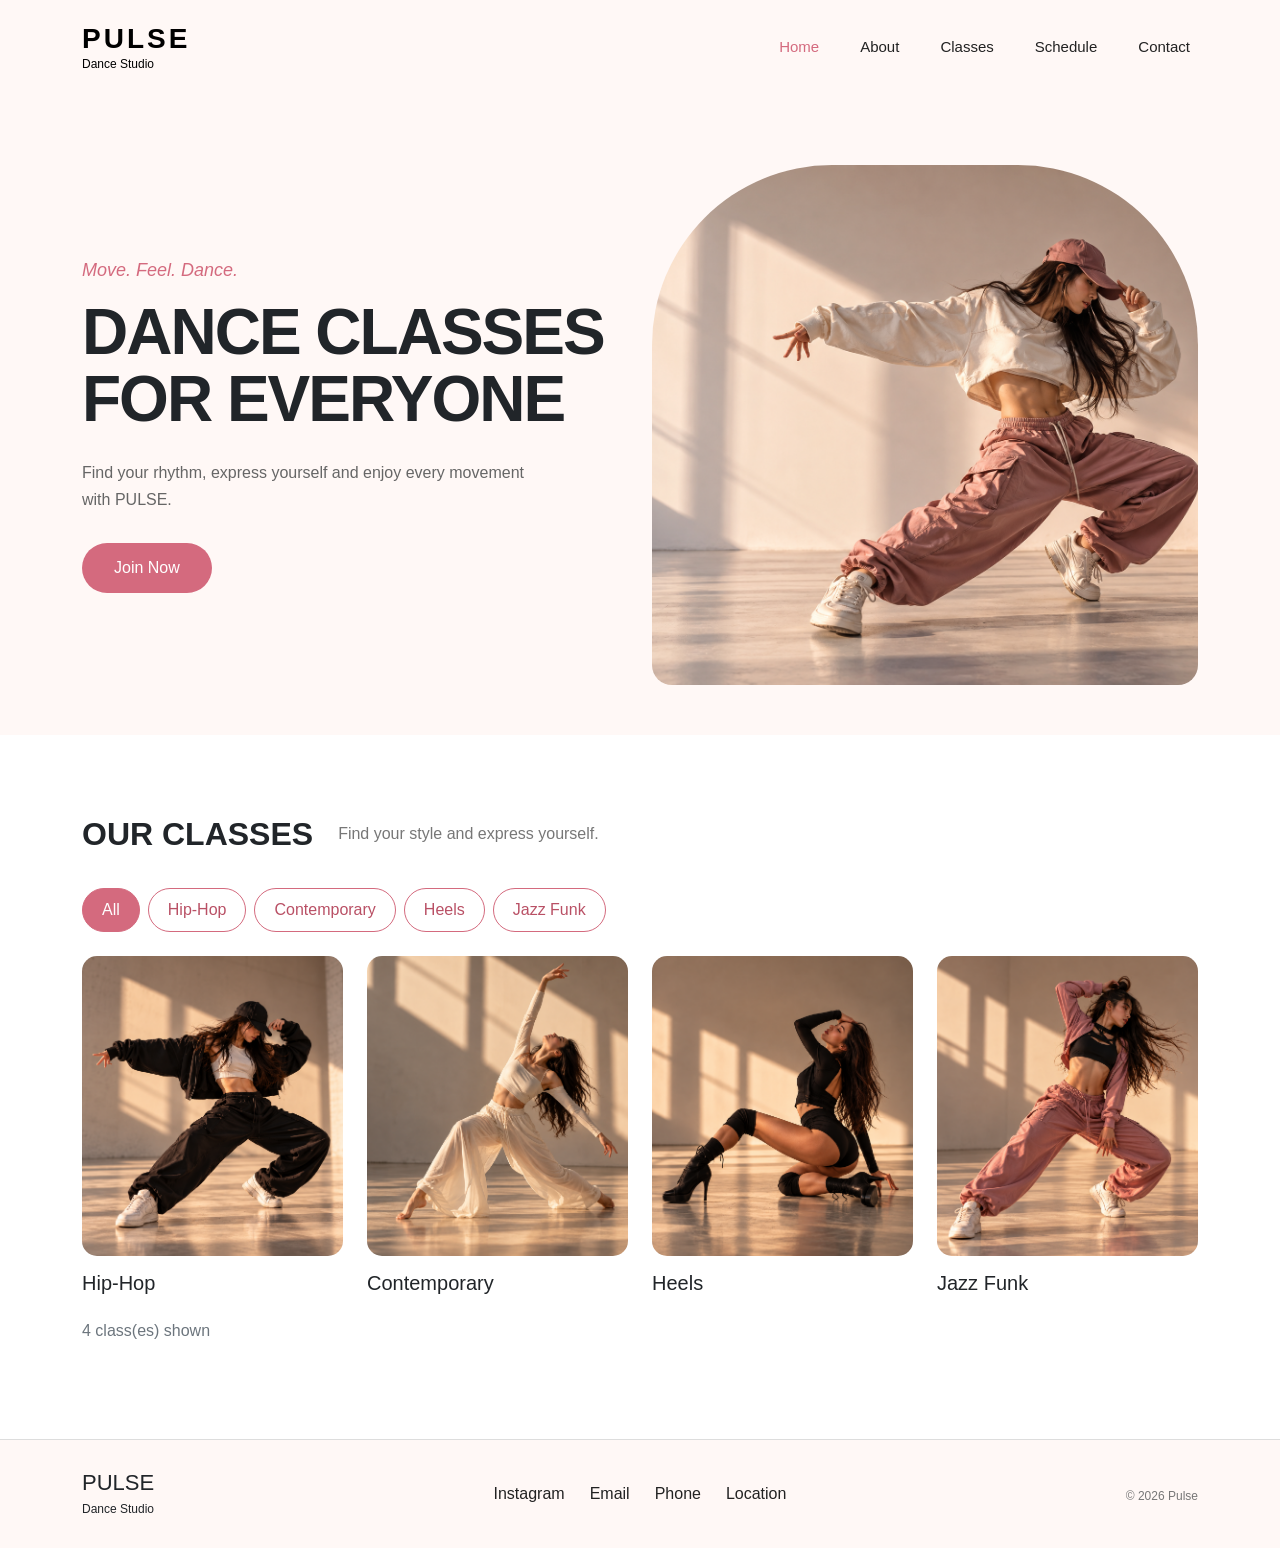
<file: index.html>
<!DOCTYPE html>
<html lang="en">

<head>
    <meta charset="UTF-8">
    <meta name="viewport" content="width=device-width, initial-scale=1.0">
    <title>Pulse Dance Studio</title>

    <link href="https://cdn.jsdelivr.net/npm/bootstrap@5.3.8/dist/css/bootstrap.min.css" rel="stylesheet">
    <link rel="stylesheet" href="home.css?v=2">
</head>

<body>

    <header>
        <nav class="navbar navbar-expand-lg">
            <div class="container">

                <a class="navbar-brand" href="index.html">
                    <span class="logo">PULSE</span>
                    <span class="logo-text">Dance Studio</span>
                </a>

                <button class="navbar-toggler"
                        type="button"
                        data-bs-toggle="collapse"
                        data-bs-target="#navbarMenu">
                    <span class="navbar-toggler-icon"></span>
                </button>

                <div class="collapse navbar-collapse" id="navbarMenu">
                    <ul class="navbar-nav ms-auto">

                        <li class="nav-item">
                            <a class="nav-link active" href="index.html">Home</a>
                        </li>

                        <li class="nav-item">
                            <a class="nav-link" href="about.html">About</a>
                        </li>

                        <li class="nav-item">
                            <a class="nav-link" href="classes.html">Classes</a>
                        </li>

                        <li class="nav-item">
                            <a class="nav-link" href="schedule.html">Schedule</a>
                        </li>

                        <li class="nav-item">
                            <a class="nav-link" href="contact.html">Contact</a>
                        </li>

                    </ul>
                </div>

            </div>
        </nav>
    </header>


    <main>

        <section class="hero">
            <div class="container">
                <div class="row align-items-center">

                    <div class="col-lg-6 hero-text">

                        <p class="hero-subtitle">
                            Move. Feel. Dance.
                        </p>

                        <h1>
                            DANCE CLASSES<br>
                            FOR EVERYONE
                        </h1>

                        <p class="hero-description">
                            Find your rhythm, express yourself and enjoy
                            every movement with PULSE.
                        </p>

                        <a href="classes.html" class="hero-btn">
                            Join Now
                        </a>

                    </div>


                    <div class="col-lg-6 hero-image">

                        <img src="images/hero.png"
                             alt="Dancer">

                    </div>

                </div>
            </div>
        </section>


        <section class="classes-section">
            <div class="container">

                <div class="classes-heading">

                    <h2>OUR CLASSES</h2>

                    <p>
                        Find your style and express yourself.
                    </p>

                </div>


                <div class="mb-4 d-flex gap-2 flex-wrap" aria-label="Class filters">
                    <button class="pulse-filter active" data-filter="All" type="button">All</button>
                    <button class="pulse-filter" data-filter="Hip-Hop" type="button">Hip-Hop</button>
                    <button class="pulse-filter" data-filter="Contemporary" type="button">Contemporary</button>
                    <button class="pulse-filter" data-filter="Heels" type="button">Heels</button>
                    <button class="pulse-filter" data-filter="Jazz Funk" type="button">Jazz Funk</button>
                </div>
                <div id="homeClassGrid" class="row g-4"></div>
                <p id="homeClassCount" class="mt-3 text-secondary" aria-live="polite"></p>

            </div>
        </section>

    </main>


    <footer class="footer">
        <div class="container">

            <div class="footer-content">

                <div>

                    <h3>PULSE</h3>

                    <p>Dance Studio</p>

                </div>


                <div class="footer-links">

                    <a href="#">
                        Instagram
                    </a>

                    <a href="mailto:pulse@gmail.com">
                        Email
                    </a>

                    <a href="#">
                        Phone
                    </a>

                    <a href="contact.html">
                        Location
                    </a>

                </div>


                <p class="copyright">
                    © 2026 Pulse
                </p>

            </div>

        </div>
    </footer>


    <script src="https://cdn.jsdelivr.net/npm/bootstrap@5.3.8/dist/js/bootstrap.bundle.min.js"></script>
    <script src="dance-model.js"></script>
    <script src="home.js"></script>
</body>

</html>
</file>
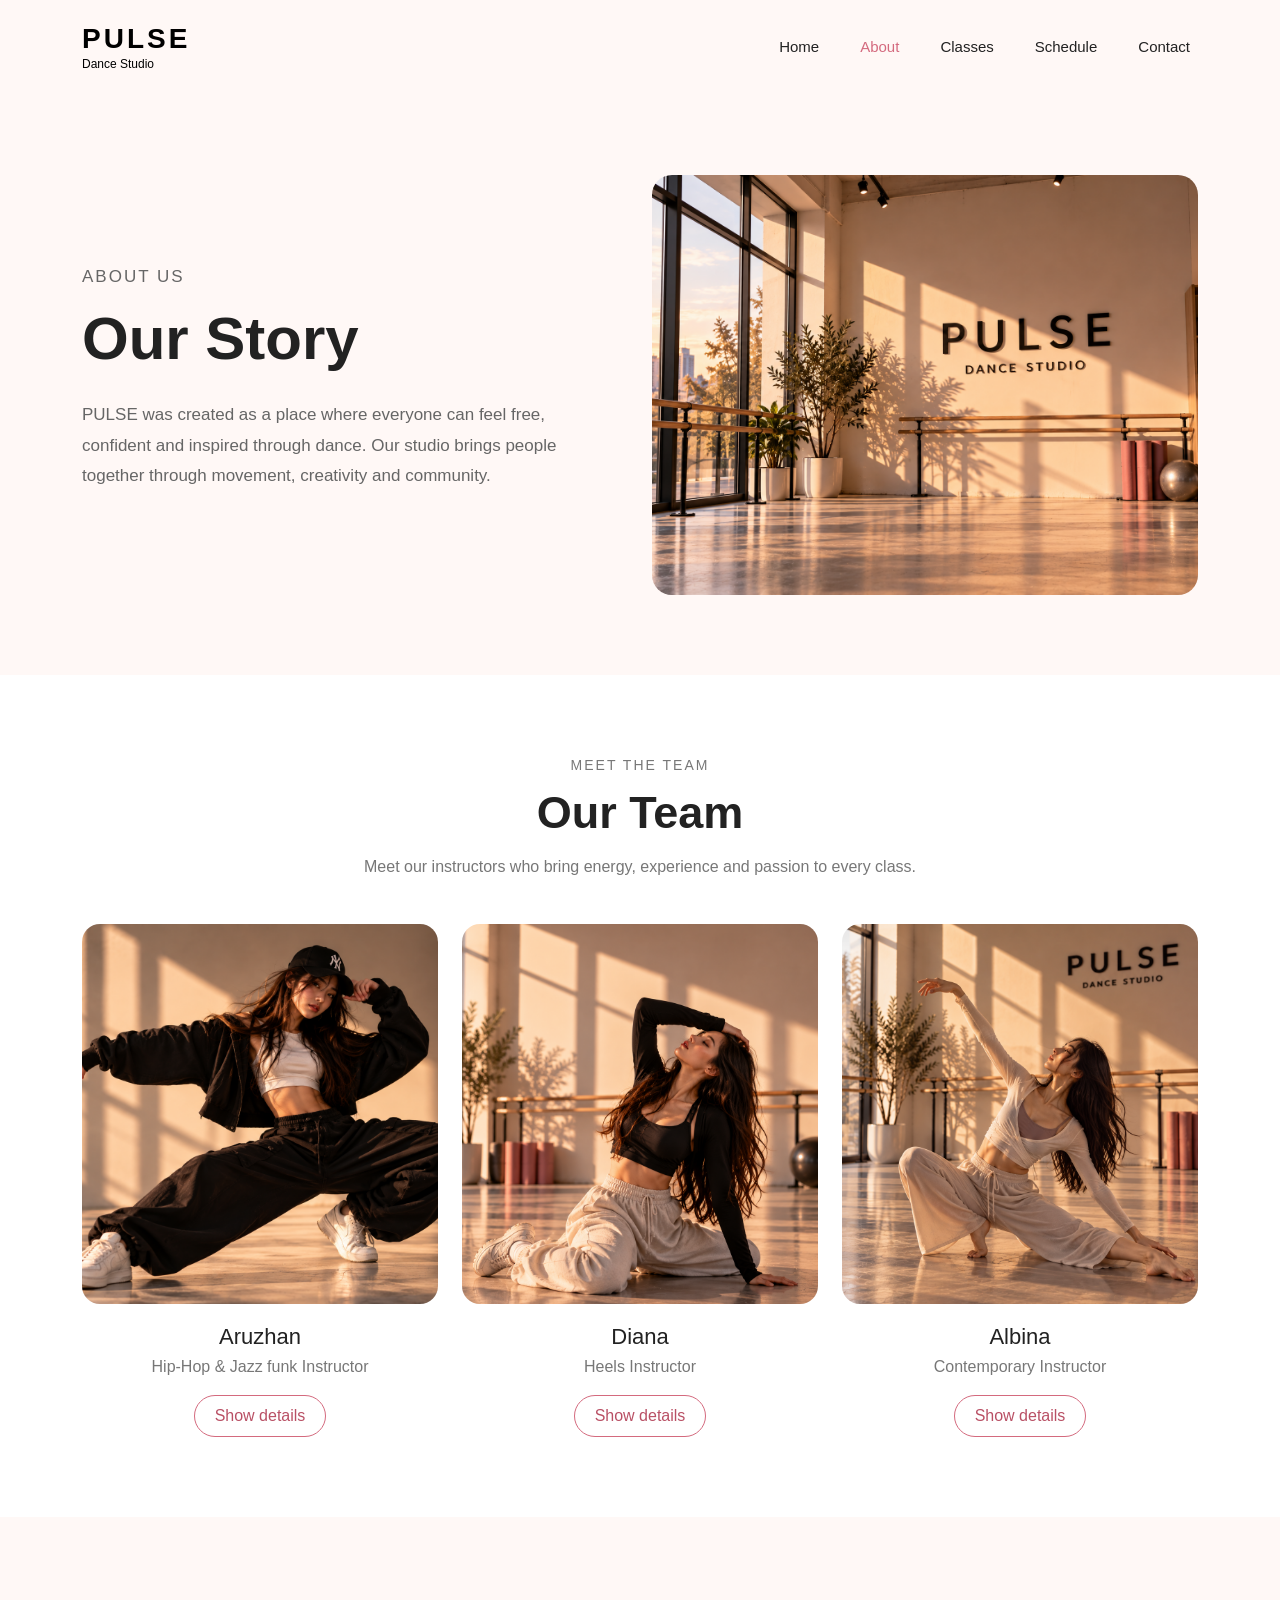
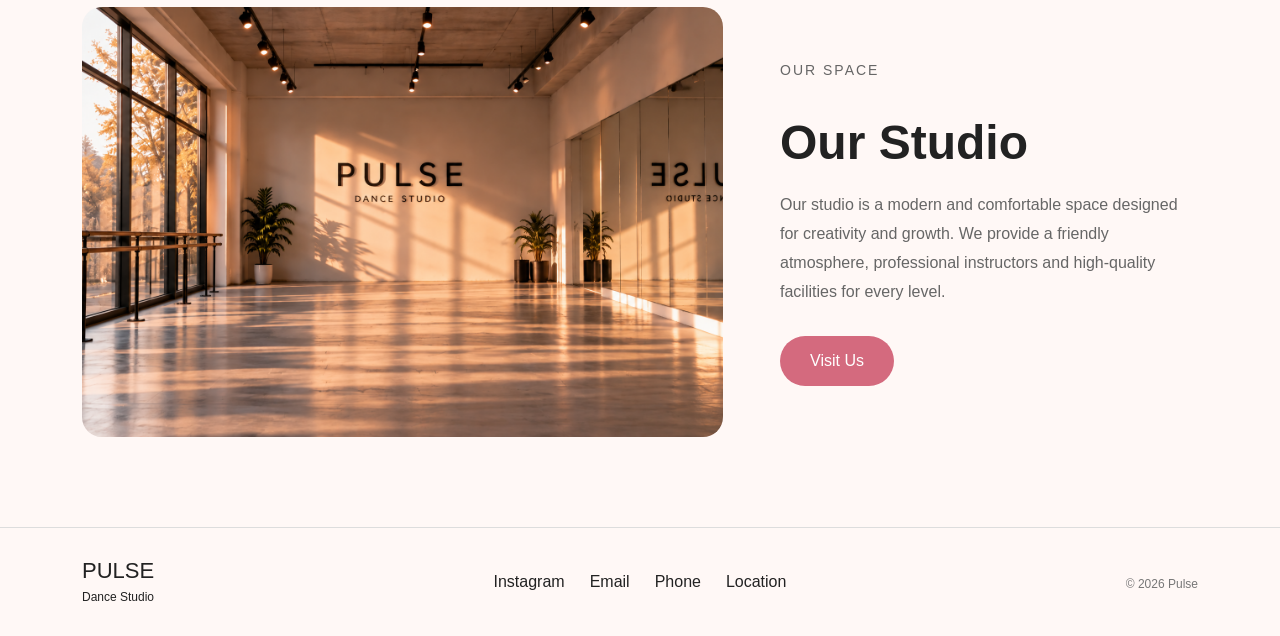
<file: about.html>
<!DOCTYPE html>
<html lang="en">

<head>
    <meta charset="UTF-8">
    <meta name="viewport" content="width=device-width, initial-scale=1.0">

    <title>About - Pulse Dance Studio</title>

    <link href="https://cdn.jsdelivr.net/npm/bootstrap@5.3.8/dist/css/bootstrap.min.css" rel="stylesheet">
    <link rel="stylesheet" href="about.css">
</head>

<body>

    <header>
        <nav class="navbar navbar-expand-lg">
            <div class="container">

                <a class="navbar-brand" href="index.html">
                    <span class="logo">PULSE</span>
                    <span class="logo-text">Dance Studio</span>
                </a>

                <button class="navbar-toggler"
                        type="button"
                        data-bs-toggle="collapse"
                        data-bs-target="#navbarMenu">
                    <span class="navbar-toggler-icon"></span>
                </button>

                <div class="collapse navbar-collapse" id="navbarMenu">

                    <ul class="navbar-nav ms-auto">

                        <li class="nav-item">
                            <a class="nav-link" href="index.html">Home</a>
                        </li>

                        <li class="nav-item">
                            <a class="nav-link active" href="about.html">About</a>
                        </li>

                        <li class="nav-item">
                            <a class="nav-link" href="classes.html">Classes</a>
                        </li>

                        <li class="nav-item">
                            <a class="nav-link" href="schedule.html">Schedule</a>
                        </li>

                        <li class="nav-item">
                            <a class="nav-link" href="contact.html">Contact</a>
                        </li>

                    </ul>

                </div>

            </div>
        </nav>
    </header>


    <main>

        <section class="story-section">

            <div class="container">

                <div class="row align-items-center">

                    <div class="col-lg-6 story-content">

                        <p class="section-label">ABOUT US</p>

                        <h1>Our Story</h1>

                        <p>
                            PULSE was created as a place where everyone can feel free,
                            confident and inspired through dance.
                            Our studio brings people together through movement,
                            creativity and community.
                        </p>

                    </div>


                    <div class="col-lg-6">

                        <img src="images/studio-story.png"
                             class="story-image"
                             alt="Pulse Dance Studio">

                    </div>

                </div>

            </div>

        </section>


        <section class="team-section">

            <div class="container">

                <div class="section-title">

                    <p class="section-label">MEET THE TEAM</p>

                    <h2>Our Team</h2>

                    <p>
                        Meet our instructors who bring energy,
                        experience and passion to every class.
                    </p>

                </div>


                <div class="row g-4">

                    <div class="col-lg-4 col-md-6">

                        <div class="trainer-card">

                            <img src="images/trainer1.png"
                                 alt="Hip-Hop & Jazz funk Instructor">

                            <h3>Aruzhan</h3>

                            <p>Hip-Hop & Jazz funk Instructor</p>

                        </div>

                    </div>


                    <div class="col-lg-4 col-md-6">

                        <div class="trainer-card">

                            <img src="images/trainer2.png"
                                 alt="Heels Instructor">

                            <h3>Diana</h3>

                            <p>Heels Instructor</p>

                        </div>

                    </div>


                    <div class="col-lg-4 col-md-6">

                        <div class="trainer-card">

                            <img src="images/trainer3.png"
                                 alt="Contemporary Instructor">

                            <h3>Albina</h3>

                            <p>Contemporary Instructor</p>

                        </div>

                    </div>

                </div>

            </div>

        </section>


        <section class="studio-section">

            <div class="container">

                <div class="row align-items-center">

                    <div class="col-lg-7">

                        <img src="images/studio.png"
                             class="studio-image"
                             alt="Pulse Studio">

                    </div>


                    <div class="col-lg-5 studio-content">

                        <p class="section-label">OUR SPACE</p>

                        <h2>Our Studio</h2>

                        <p>
                            Our studio is a modern and comfortable space
                            designed for creativity and growth.
                            We provide a friendly atmosphere,
                            professional instructors and high-quality
                            facilities for every level.
                        </p>

                        <a href="contact.html" class="studio-btn">
                            Visit Us
                        </a>

                    </div>

                </div>

            </div>

        </section>

    </main>


    <footer class="footer">

        <div class="container">

            <div class="footer-content">

                <div>

                    <h3>PULSE</h3>

                    <p>Dance Studio</p>

                </div>


                <div class="footer-links">

                    <a href="#">Instagram</a>

                    <a href="mailto:pulse@gmail.com">Email</a>

                    <a href="#">Phone</a>

                    <a href="contact.html">Location</a>

                </div>


                <p class="copyright">
                    © 2026 Pulse
                </p>

            </div>

        </div>

    </footer>


    <script src="https://cdn.jsdelivr.net/npm/bootstrap@5.3.8/dist/js/bootstrap.bundle.min.js"></script>
    <script src="https://code.jquery.com/jquery-3.7.1.min.js"></script>
    <script src="about.js"></script>
</body>

</html>
</file>
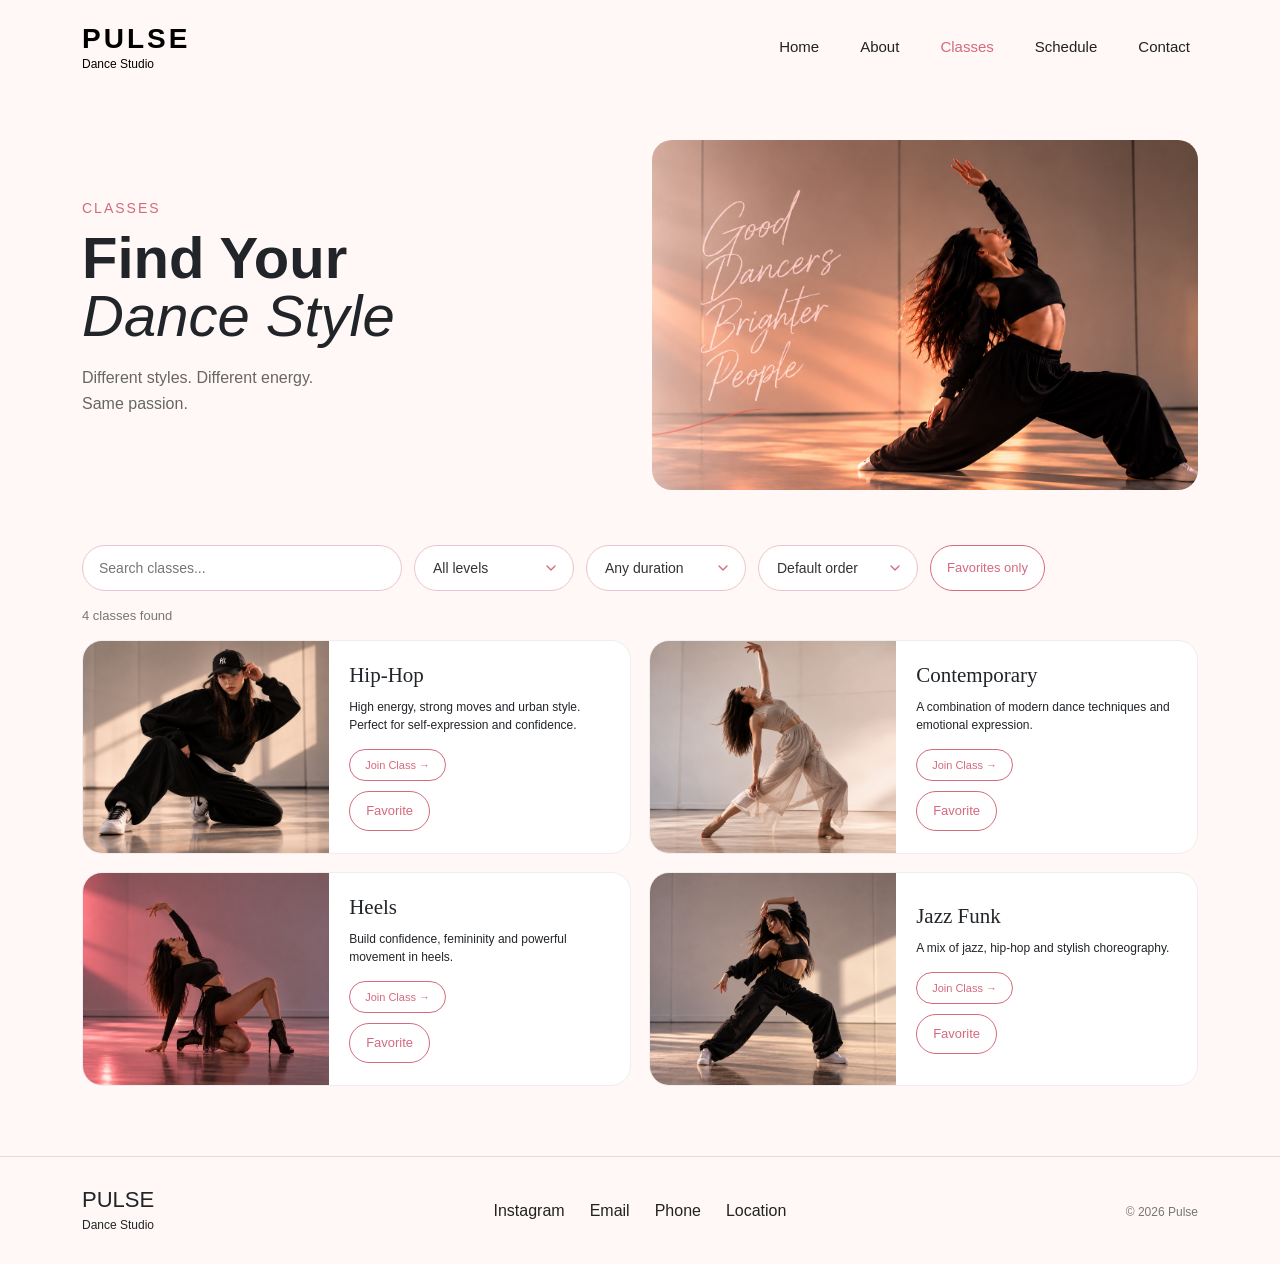
<file: classes.html>
<!DOCTYPE html>
<html lang="en">
<head>
    <meta charset="UTF-8">
    <meta name="viewport" content="width=device-width, initial-scale=1.0">
    <title>Classes | PULSE Dance Studio</title>
    <link href="https://cdn.jsdelivr.net/npm/bootstrap@5.3.8/dist/css/bootstrap.min.css" rel="stylesheet">
    <link rel="stylesheet" href="classes.css">
</head>
<body>

<header>
    <nav class="navbar navbar-expand-lg">
        <div class="container">
            <a class="navbar-brand" href="index.html">
                <span class="logo">PULSE</span>
                <span class="logo-text">Dance Studio</span>
            </a>

            <button class="navbar-toggler" type="button" data-bs-toggle="collapse" data-bs-target="#navbarMenu">
                <span class="navbar-toggler-icon"></span>
            </button>

            <div class="collapse navbar-collapse" id="navbarMenu">
                <ul class="navbar-nav ms-auto">
                    <li class="nav-item">
                        <a class="nav-link" href="index.html">Home</a>
                    </li>
                    <li class="nav-item">
                        <a class="nav-link" href="about.html">About</a>
                    </li>
                    <li class="nav-item">
                        <a class="nav-link active" href="classes.html">Classes</a>
                    </li>
                    <li class="nav-item">
                        <a class="nav-link" href="schedule.html">Schedule</a>
                    </li>
                    <li class="nav-item">
                        <a class="nav-link" href="contact.html">Contact</a>
                    </li>
                </ul>
            </div>
        </div>
    </nav>
</header>

<section class="classes-hero">
    <div class="container">
        <div class="row align-items-center">
            <div class="col-lg-6 classes-text">
                <p class="section-label">CLASSES</p>
                <h1>
                    Find Your
                    <br>
                    <span>Dance Style</span>
                </h1>
                <p class="classes-description">
                    Different styles. Different energy.
                    <br>
                    Same passion.
                </p>
            </div>

            <div class="col-lg-6">
                <div class="classes-hero-image">
                    <img src="images/classes.png" alt="Dancer at PULSE Dance Studio">
                </div>
            </div>
        </div>
    </div>
</section>

<section class="classes-section">
    <div class="container">
        <div class="classes-tools">
            <input type="search" id="classSearch" placeholder="Search classes..." aria-label="Search dance classes">
            <select id="levelFilter">
                <option value="all">All levels</option>
                <option value="beginner">Beginner</option>
                <option value="intermediate">Intermediate</option>
                <option value="advanced">Advanced</option>
            </select>
            
            <select id="durationFilter">
                <option value="all">Any duration</option>
                <option value="45">Up to 45 min</option>
                <option value="60">Up to 60 min</option>
                <option value="75">Up to 75 min</option>
            </select>
            
            <select id="sortClasses">
                <option value="default">Default order</option>
                <option value="az">Name A-Z</option>
                <option value="za">Name Z-A</option>
                <option value="short">Shortest first</option>
            </select>
            <button type="button" id="favoritesFilter" aria-pressed="false"> Favorites only</button>
        </div>

        <p id="classResult" class="class-result" aria-live="polite"></p>

        <div class="classes-grid">

            <div class="class-card" data-level="beginner" data-duration="60">
                <div class="class-image">
                    <img src="images/hip-hop.jpg" alt="Hip-Hop dance class">
                </div>
                <div class="class-info">
                    <h2>Hip-Hop</h2>
                    <p>
                        High energy, strong moves and urban style.
                        Perfect for self-expression and confidence.
                    </p>
                    <a href="contact.html" class="class-btn">Join Class →</a>
                </div>
            </div>

            <div class="class-card" data-level="intermediate" data-duration="75">
                <div class="class-image">
                    <img src="images/contemporary.jpg" alt="Contemporary dance class">
                </div>
                <div class="class-info">
                    <h2>Contemporary</h2>
                    <p>
                        A combination of modern dance techniques
                        and emotional expression.
                    </p>
                    <a href="contact.html" class="class-btn">Join Class →</a>
                </div>
            </div>

            <div class="class-card" data-level="beginner" data-duration="45">
                <div class="class-image">
                    <img src="images/heels.jpg" alt="Heels dance class">
                </div>
                <div class="class-info">
                    <h2>Heels</h2>
                    <p>
                        Build confidence, femininity and
                        powerful movement in heels.
                    </p>
                    <a href="contact.html" class="class-btn">Join Class →</a>
                </div>
            </div>

            <div class="class-card" data-level="advanced" data-duration="90">
                <div class="class-image">
                    <img src="images/jazz-funk.jpg" alt="Jazz Funk dance class">
                </div>
                <div class="class-info">
                    <h2>Jazz Funk</h2>
                    <p>
                        A mix of jazz, hip-hop and stylish
                        choreography.
                    </p>
                    <a href="contact.html" class="class-btn">Join Class →</a>
                </div>
            </div>

        </div>
    </div>
</section>

<footer class="footer">
    <div class="container">
        <div class="footer-content">
            <div>
                <h3>PULSE</h3>
                <p>Dance Studio</p>
            </div>

            <div class="footer-links">
                <a href="#">Instagram</a>
                <a href="mailto:pulse@gmail.com">Email</a>
                <a href="#">Phone</a>
                <a href="contact.html">Location</a>
            </div>

            <p class="copyright">© 2026 Pulse</p>
        </div>
    </div>
</footer>

<script src="https://cdn.jsdelivr.net/npm/bootstrap@5.3.8/dist/js/bootstrap.bundle.min.js"></script>
<script src="advanced-filter.js"></script>
<script src="classes.js"></script>

</body>
</html>
</file>
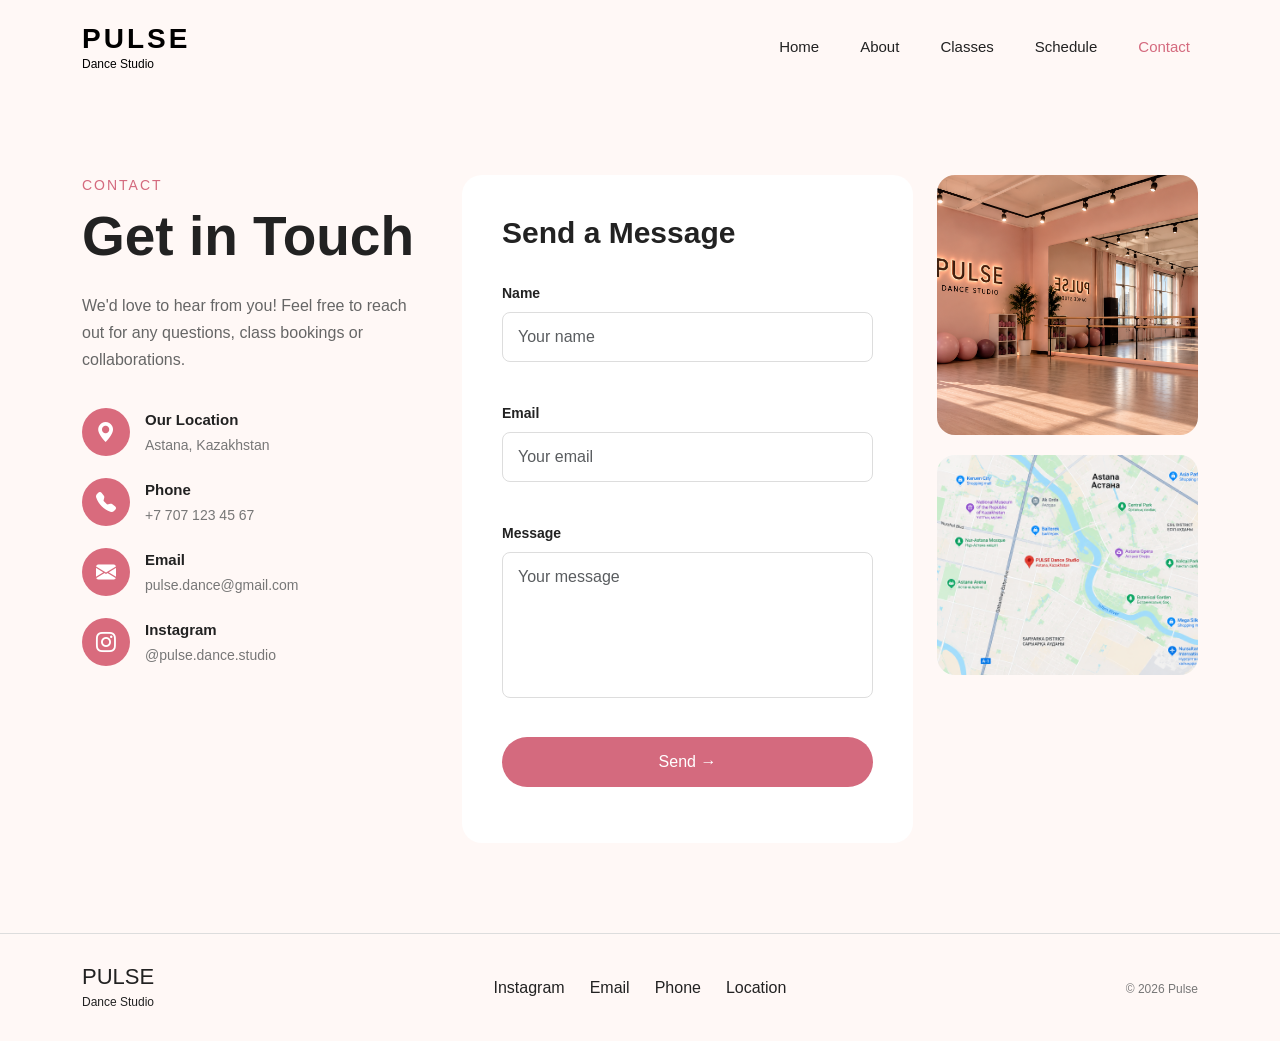
<file: contact.html>
<!DOCTYPE html>
<html lang="en">

<head>
    <meta charset="UTF-8">
    <meta name="viewport" content="width=device-width, initial-scale=1.0">

    <title>Contact | Pulse Dance Studio</title>

    <link href="https://cdn.jsdelivr.net/npm/bootstrap@5.3.3/dist/css/bootstrap.min.css" rel="stylesheet">
    <link href="https://cdn.jsdelivr.net/npm/bootstrap-icons@1.11.3/font/bootstrap-icons.min.css" rel="stylesheet">
    <link rel="stylesheet" href="contact.css">
</head>

<body>

<header>
    <nav class="navbar navbar-expand-lg">
        <div class="container">

            <a class="navbar-brand" href="index.html">
                <span class="logo">PULSE</span>
                <span class="logo-text">Dance Studio</span>
            </a>

            <button class="navbar-toggler"
                    type="button"
                    data-bs-toggle="collapse"
                    data-bs-target="#navbarMenu">
                <span class="navbar-toggler-icon"></span>
            </button>

            <div class="collapse navbar-collapse" id="navbarMenu">
                <ul class="navbar-nav ms-auto">

                    <li class="nav-item">
                        <a class="nav-link" href="index.html">Home</a>
                    </li>

                    <li class="nav-item">
                        <a class="nav-link" href="about.html">About</a>
                    </li>

                    <li class="nav-item">
                        <a class="nav-link" href="classes.html">Classes</a>
                    </li>

                    <li class="nav-item">
                        <a class="nav-link" href="schedule.html">Schedule</a>
                    </li>

                    <li class="nav-item">
                        <a class="nav-link active" href="contact.html">Contact</a>
                    </li>

                </ul>
            </div>

        </div>
    </nav>
</header>

<main>

    <section class="contact-section">

        <div class="container">

            <div class="row g-4 align-items-stretch">

                <div class="col-lg-4">

                    <div class="contact-info">

                        <p class="section-label">CONTACT</p>

                        <h1>Get in Touch</h1>

                        <p class="contact-description">
                            We'd love to hear from you! Feel free to
                            reach out for any questions, class bookings
                            or collaborations.
                        </p>

                        <div class="contact-item">

                            <div class="contact-icon">
                                <i class="bi bi-geo-alt-fill"></i>
                            </div>

                            <div>
                                <strong>Our Location</strong>
                                <p>Astana, Kazakhstan</p>
                            </div>

                        </div>

                        <div class="contact-item">

                            <div class="contact-icon">
                                <i class="bi bi-telephone-fill"></i>
                            </div>

                            <div>
                                <strong>Phone</strong>
                                <p>+7 707 123 45 67</p>
                            </div>

                        </div>

                        <div class="contact-item">

                            <div class="contact-icon">
                                <i class="bi bi-envelope-fill"></i>
                            </div>

                            <div>
                                <strong>Email</strong>
                                <p>pulse.dance@gmail.com</p>
                            </div>

                        </div>

                        <div class="contact-item">

                            <div class="contact-icon">
                                <i class="bi bi-instagram"></i>
                            </div>

                            <div>
                                <strong>Instagram</strong>
                                <p>@pulse.dance.studio</p>
                            </div>

                        </div>

                    </div>

                </div>

                <div class="col-lg-5">

                    <div class="contact-form">

                        <h2>Send a Message</h2>

                        <form id="contactForm" novalidate>

                            <div class="mb-3">

                                <label for="name" class="form-label">
                                    Name
                                </label>

                                <input
                                    type="text"
                                    class="form-control"
                                    id="name"
                                    name="name"
                                    placeholder="Your name"
                                    required>

                                <div class="field-error"
                                     id="nameError"
                                     aria-live="polite"></div>

                            </div>

                            <div class="mb-3">

                                <label for="email" class="form-label">
                                    Email
                                </label>

                                <input
                                    type="email"
                                    class="form-control"
                                    id="email"
                                    name="email"
                                    placeholder="Your email"
                                    required>

                                <div class="field-error"
                                     id="emailError"
                                     aria-live="polite"></div>

                            </div>

                            <div class="mb-3">

                                <label for="message" class="form-label">
                                    Message
                                </label>

                                <textarea
                                    class="form-control"
                                    id="message"
                                    name="message"
                                    rows="5"
                                    placeholder="Your message"
                                    required></textarea>

                                <div class="field-error"
                                     id="messageError"
                                     aria-live="polite"></div>

                            </div>

                            <button type="submit" class="btn send-btn">
                                Send →
                            </button>

                            <p id="formStatus"
                               role="status"
                               aria-live="polite"></p>

                        </form>

                    </div>

                </div>

                <div class="col-lg-3">

                    <div class="contact-images">

                        <div class="studio-photo">
                            <img src="images/studio1.png"
                                 alt="Pulse Dance Studio">
                        </div>

                        <div class="map-box">
                            <img src="images/location.png"
                                 alt="Pulse Dance Studio location">
                        </div>

                    </div>

                </div>

            </div>

        </div>

    </section>

</main>

<footer class="footer">

    <div class="container">

        <div class="footer-content">

            <div>
                <h3>PULSE</h3>
                <p>Dance Studio</p>
            </div>

            <div class="footer-links">
                <a href="#">Instagram</a>
                <a href="mailto:pulse.dance@gmail.com">Email</a>
                <a href="#">Phone</a>
                <a href="contact.html">Location</a>
            </div>

            <p class="copyright">
                © 2026 Pulse
            </p>

        </div>

    </div>

</footer>

<script src="https://cdn.jsdelivr.net/npm/bootstrap@5.3.3/dist/js/bootstrap.bundle.min.js"></script>
<script src="https://code.jquery.com/jquery-3.7.1.min.js"></script>
<script src="contact.js"></script>

</body>

</html>
</file>
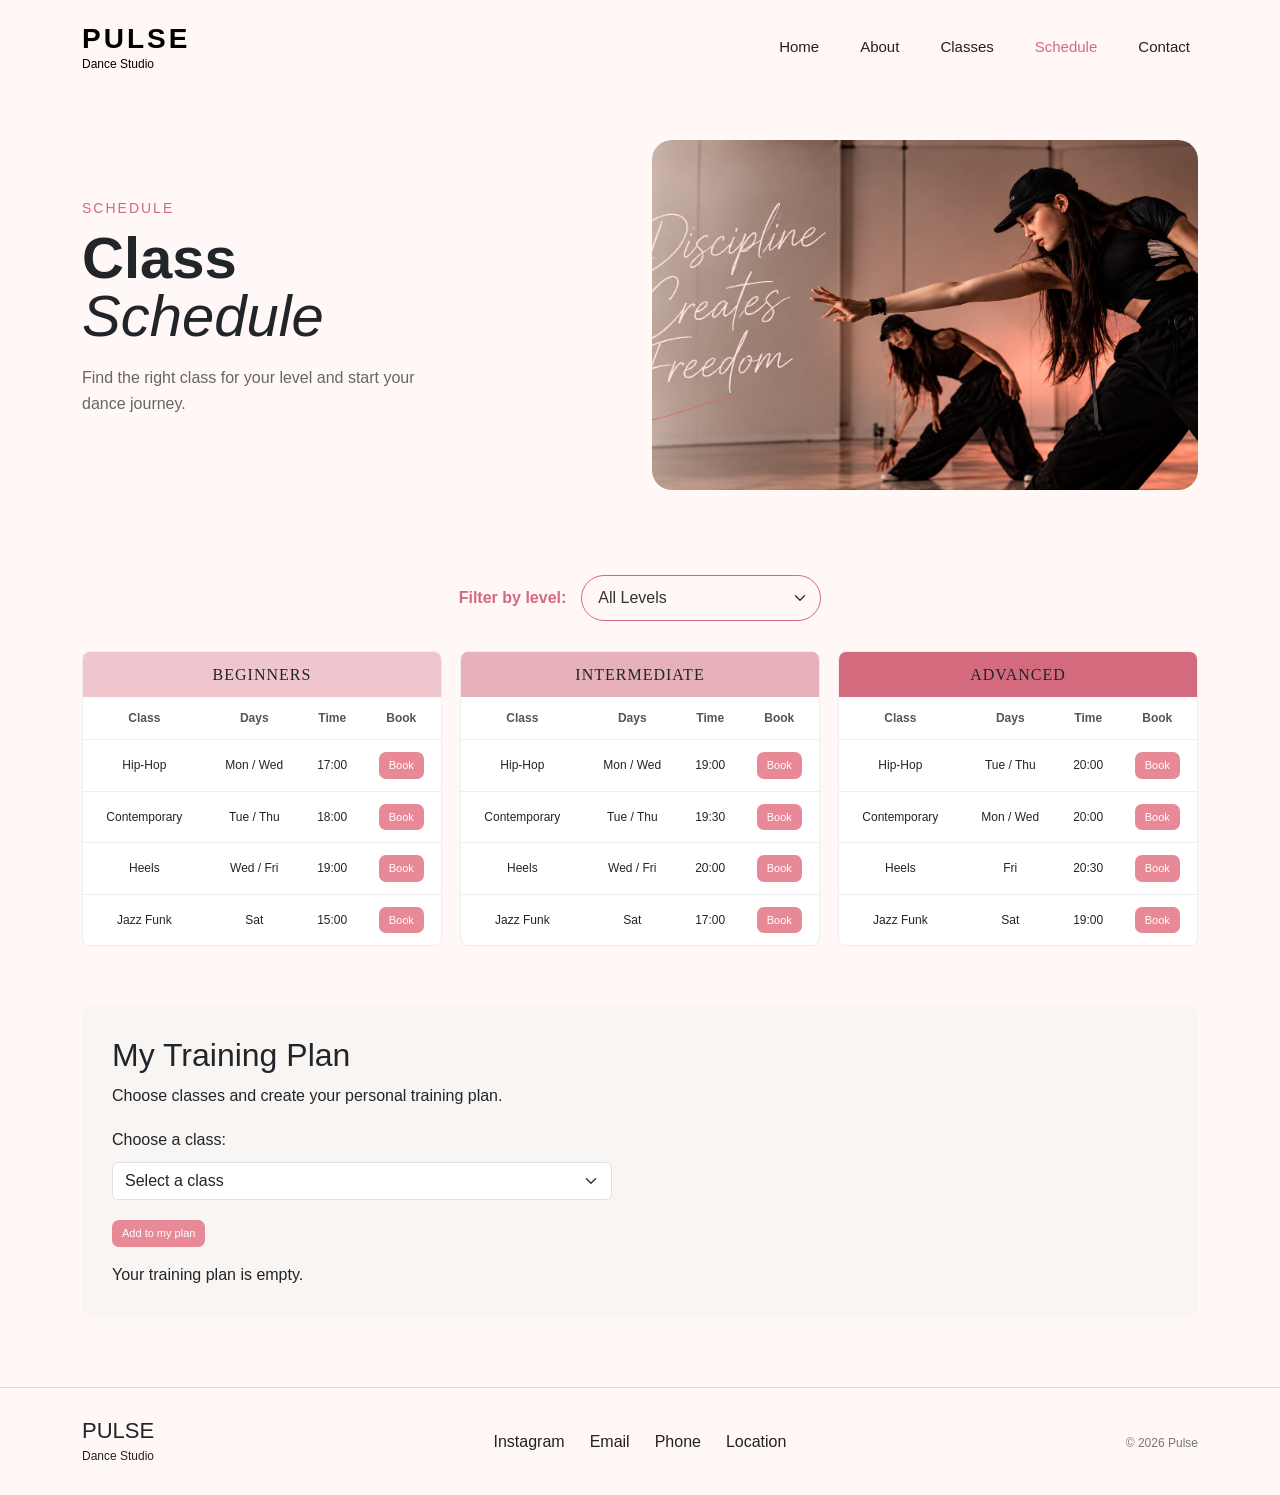
<file: schedule.html>
<!DOCTYPE html>
<html lang="en">

<head>
    <meta charset="UTF-8">
    <meta name="viewport" content="width=device-width, initial-scale=1.0">
    <title>Schedule | PULSE Dance Studio</title>
    <link href="https://cdn.jsdelivr.net/npm/bootstrap@5.3.8/dist/css/bootstrap.min.css" rel="stylesheet">
    <link rel="stylesheet" href="schedule.css">
</head>

<body>
    <header>
        <nav class="navbar navbar-expand-lg">
            <div class="container">

                <a class="navbar-brand" href="index.html">
                    <span class="logo">PULSE</span>
                    <span class="logo-text">Dance Studio</span>
                </a>

                <button class="navbar-toggler"
                        type="button"
                        data-bs-toggle="collapse"
                        data-bs-target="#navbarMenu">
                    <span class="navbar-toggler-icon"></span>
                </button>

                <div class="collapse navbar-collapse" id="navbarMenu">
                    <ul class="navbar-nav ms-auto">

                        <li class="nav-item">
                            <a class="nav-link" href="index.html">Home</a>
                        </li>

                        <li class="nav-item">
                            <a class="nav-link" href="about.html">About</a>
                        </li>

                        <li class="nav-item">
                            <a class="nav-link" href="classes.html">Classes</a>
                        </li>

                        <li class="nav-item">
                            <a class="nav-link active" href="schedule.html">Schedule</a>
                        </li>

                        <li class="nav-item">
                            <a class="nav-link" href="contact.html">Contact</a>
                        </li>

                    </ul>
                </div>

            </div>
        </nav>
    </header>


    <section class="schedule-hero">
        <div class="container">
            <div class="row align-items-center">
                <div class="col-lg-6 schedule-text">

                    <p class="section-label">
                        SCHEDULE
                    </p>

                    <h1>
                        Class <br>
                        <span>Schedule</span>
                    </h1>

                    <p class="schedule-description">
                        Find the right class for your level
                        and start your dance journey.
                    </p>

                </div>

                <div class="col-lg-6">
                    <div class="schedule-image">
                        <img
                            src="images/schedule.png"
                            alt="Dance class at PULSE Dance Studio">
                    </div>
                </div>
            </div>
        </div>
    </section>


    <section class="schedule-section">
        <div class="container">
            <div class="schedule-filter">
            <label for="levelFilter">Filter by level:</label>

            <select id="levelFilter" class="form-select">
                <option value="all">All Levels</option>
                <option value="beginners">Beginners</option>
                <option value="intermediate">Intermediate</option>
                <option value="advanced">Advanced</option>
            </select>
            </div>
            <div class="schedule-grid">
                <div class="schedule-card" data-level="beginners">

                    <div class="schedule-card-title beginners-title">
                        BEGINNERS
                    </div>

                    <div class="table-responsive">
                        <table class="schedule-table">

                            <thead>
                                <tr>
                                    <th>Class</th>
                                    <th>Days</th>
                                    <th>Time</th>
                                    <th>Book</th>
                                </tr>
                            </thead>

                            <tbody>
                                <tr>
                                    <td>Hip-Hop</td>
                                    <td>Mon / Wed</td>
                                    <td>17:00</td>
                                    <td>
                                        <a href="contact.html" class="book-btn">
                                            Book
                                        </a>
                                    </td>
                                </tr>

                                <tr>
                                    <td>Contemporary</td>
                                    <td>Tue / Thu</td>
                                    <td>18:00</td>
                                    <td>
                                        <a href="contact.html" class="book-btn">
                                            Book
                                        </a>
                                    </td>
                                </tr>

                                <tr>
                                    <td>Heels</td>
                                    <td>Wed / Fri</td>
                                    <td>19:00</td>
                                    <td>
                                        <a href="contact.html" class="book-btn">
                                            Book
                                        </a>
                                    </td>
                                </tr>

                                <tr>
                                    <td>Jazz Funk</td>
                                    <td>Sat</td>
                                    <td>15:00</td>
                                    <td>
                                        <a href="contact.html" class="book-btn">
                                            Book
                                        </a>
                                    </td>
                                </tr>
                            </tbody>
                        </table>
                    </div>
                </div>


                <div class="schedule-card" data-level="intermediate">
                    <div class="schedule-card-title intermediate-title">
                        INTERMEDIATE
                    </div>

                    <div class="table-responsive">
                        <table class="schedule-table">
                            <thead>
                                <tr>
                                    <th>Class</th>
                                    <th>Days</th>
                                    <th>Time</th>
                                    <th>Book</th>
                                </tr>
                            </thead>

                            <tbody>
                                <tr>
                                    <td>Hip-Hop</td>
                                    <td>Mon / Wed</td>
                                    <td>19:00</td>
                                    <td>
                                        <a href="contact.html" class="book-btn">
                                            Book
                                        </a>
                                    </td>
                                </tr>

                                <tr>
                                    <td>Contemporary</td>
                                    <td>Tue / Thu</td>
                                    <td>19:30</td>
                                    <td>
                                        <a href="contact.html" class="book-btn">
                                            Book
                                        </a>
                                    </td>
                                </tr>

                                <tr>
                                    <td>Heels</td>
                                    <td>Wed / Fri</td>
                                    <td>20:00</td>
                                    <td>
                                        <a href="contact.html" class="book-btn">
                                            Book
                                        </a>
                                    </td>
                                </tr>

                                <tr>
                                    <td>Jazz Funk</td>
                                    <td>Sat</td>
                                    <td>17:00</td>
                                    <td>
                                        <a href="contact.html" class="book-btn">
                                            Book
                                        </a>
                                    </td>
                                </tr>
                            </tbody>
                        </table>
                    </div>
                </div>


                <div class="schedule-card" data-level="advanced">
                    <div class="schedule-card-title advanced-title">
                        ADVANCED
                    </div>

                    <div class="table-responsive">
                        <table class="schedule-table">
                            <thead>
                                <tr>
                                    <th>Class</th>
                                    <th>Days</th>
                                    <th>Time</th>
                                    <th>Book</th>
                                </tr>
                            </thead>

                            <tbody>
                                <tr>
                                    <td>Hip-Hop</td>
                                    <td>Tue / Thu</td>
                                    <td>20:00</td>
                                    <td>
                                        <a href="contact.html" class="book-btn">
                                            Book
                                        </a>
                                    </td>
                                </tr>

                                <tr>
                                    <td>Contemporary</td>
                                    <td>Mon / Wed</td>
                                    <td>20:00</td>
                                    <td>
                                        <a href="contact.html" class="book-btn">
                                            Book
                                        </a>
                                    </td>
                                </tr>

                                <tr>
                                    <td>Heels</td>
                                    <td>Fri</td>
                                    <td>20:30</td>
                                    <td>
                                        <a href="contact.html" class="book-btn">
                                            Book
                                        </a>
                                    </td>
                                </tr>

                                <tr>
                                    <td>Jazz Funk</td>
                                    <td>Sat</td>
                                    <td>19:00</td>
                                    <td>
                                        <a href="contact.html" class="book-btn">
                                            Book
                                        </a>
                                    </td>
                                </tr>
                            </tbody>
                        </table>
                    </div>
                </div>
            </div>
            <div class="training-planner">
                <h2>My Training Plan</h2>
                <p>Choose classes and create your personal training plan.</p>
                <form id="trainingForm">
                    <label for="trainingSelect">Choose a class:</label>
                    <select id="trainingSelect" class="form-select" required>
                        <option value="">Select a class</option>
                    </select>
                    <button type="submit" id="saveTrainingBtn" class="book-btn">Add to my plan</button>
                </form>
                <p id="plannerMessage" aria-live="polite"></p>
                <div id="trainingList"></div>
            </div>
        </div>
    </section>


    <footer class="footer">
        <div class="container">
            <div class="footer-content">
                <div>
                    <h3>PULSE</h3>
                    <p>Dance Studio</p>
                </div>

                <div class="footer-links">
                    <a href="#">
                        Instagram
                    </a>

                    <a href="mailto:pulse@gmail.com">
                        Email
                    </a>

                    <a href="#">
                        Phone
                    </a>

                    <a href="contact.html">
                        Location
                    </a>
                </div>

                <p class="copyright">
                    © 2026 Pulse
                </p>
            </div>
        </div>
    </footer>
    <script src="https://cdn.jsdelivr.net/npm/bootstrap@5.3.8/dist/js/bootstrap.bundle.min.js"></script>
    <script src="schedule.js"></script>
    <script src="training-planner.js"></script>
</body>
</html>
</file>
<file: home.css>
body {
    margin: 0;
    background-color: #fff8f6;
    font-family: Arial, sans-serif;
}

.navbar {
    padding: 20px 0;
}

.navbar-brand {
    display: flex;
    flex-direction: column;
    line-height: 1;
}

.logo {
    font-size: 28px;
    font-weight: bold;
    letter-spacing: 3px;
}

.logo-text {
    font-size: 12px;
    margin-top: 5px;
}

.navbar-nav {
    gap: 25px;
}

.nav-link {
    color: #222;
    font-size: 15px;
}

.navbar .nav-link:hover,
.navbar .nav-link.active {
    color: #d46a7e;
}

.hero {
    padding: 70px 0 50px;
}

.hero-subtitle {
    color: #d46a7e;
    font-size: 18px;
    font-style: italic;
    margin-bottom: 15px;
}

.hero h1 {
    font-size: 64px;
    font-weight: 800;
    line-height: 1.05;
    letter-spacing: -2px;
    margin-bottom: 25px;
}

.hero-description {
    max-width: 450px;
    color: #666;
    font-size: 16px;
    line-height: 1.7;
    margin-bottom: 30px;
}

.hero-btn {
    display: inline-block;
    background-color: #d46a7e;
    color: white;
    padding: 13px 32px;
    border-radius: 30px;
    text-decoration: none;
    transition: 0.3s;
}

.hero-btn:hover {
    background-color: #b95065;
    transform: translateY(-3px);
}

.hero-image img {
    width: 100%;
    height: 520px;
    object-fit: cover;
    border-radius: 180px 180px 20px 20px;
}
.classes-section {
    padding: 80px 0;
    background-color: #ffffff;
}

.classes-heading {
    display: flex;
    align-items: center;
    gap: 25px;
    margin-bottom: 35px;
}

.classes-heading h2 {
    font-size: 32px;
    font-weight: 700;
    margin: 0;
}

.classes-heading p {
    color: #777;
    margin: 0;
}

.class-card {
    transition: 0.3s;
}

.class-card img {
    width: 100%;
    height: 300px;
    object-fit: cover;
    border-radius: 15px;
}

.class-card h3 {
    font-size: 20px;
    margin-top: 15px;
}

.class-card:hover {
    transform: translateY(-8px);
}
.footer {
    padding: 30px 0;
    border-top: 1px solid #ddd;
    background-color: #fff8f6;
}

.footer-content {
    display: flex;
    justify-content: space-between;
    align-items: center;
}

.footer h3 {
    margin: 0;
    font-size: 22px;
}

.footer p {
    margin: 3px 0 0;
    font-size: 12px;
}

.footer-links {
    display: flex;
    gap: 25px;
}

.footer-links a {
    color: #222;
    text-decoration: none;
}

.footer-links a:hover {
    color: #d46a7e;
}

.copyright {
    color: #777;
}

@media (max-width: 992px) {

    .hero-text {
        margin-bottom: 40px;
    }

    .hero h1 {
        font-size: 50px;
    }

    .footer-content {
        flex-direction: column;
        gap: 20px;
        text-align: center;
    }
}

@media (max-width: 576px) {

    .hero {
        padding: 40px 0;
    }

    .hero h1 {
        font-size: 40px;
    }

    .hero-image img {
        height: 400px;
    }

    .classes-heading {
        flex-direction: column;
        align-items: flex-start;
        gap: 10px;
    }

    .footer-links {
        flex-wrap: wrap;
        justify-content: center;
    }
}

.pulse-filter {
    border: 1px solid #d46a7e;
    background: white;
    color: #b95065;
    border-radius: 24px;
    padding: 9px 19px;
    cursor: pointer;
}

.pulse-filter.active,
.pulse-filter:hover {
    background: #d46a7e;
    color: white;
}

.class-card a {
    text-decoration: none;
    color: inherit;
}
</file>
<file: about.css>
body {
    margin: 0;
    background-color: #fff8f6;
    font-family: Arial, sans-serif;
    color: #222;
}

.navbar {
    padding: 20px 0;
}

.navbar-brand {
    display: flex;
    flex-direction: column;
    line-height: 1;
}

.logo {
    font-size: 28px;
    font-weight: bold;
    letter-spacing: 3px;
}

.logo-text {
    font-size: 12px;
    margin-top: 5px;
}

.navbar-nav {
    gap: 25px;
}

.nav-link {
    color: #222;
    font-size: 15px;
}

.navbar .nav-link:hover,
.navbar .nav-link.active {
    color: #d46a7e;
}

.section-label {
    color: #d46a7e;
    font-size: 14px;
    letter-spacing: 2px;
    margin-bottom: 10px;
}

.story-section {
    padding: 80px 0;
}

.story-content h1 {
    font-size: 60px;
    font-weight: 700;
    margin-bottom: 25px;
}

.story-content p {
    max-width: 500px;
    color: #666;
    font-size: 17px;
    line-height: 1.8;
}

.story-image {
    width: 100%;
    height: 420px;
    object-fit: cover;
    border-radius: 20px;
}

.team-section {
    padding: 80px 0;
    background-color: white;
}

.section-title {
    text-align: center;
    margin-bottom: 45px;
}

.section-title h2 {
    font-size: 45px;
    font-weight: 700;
    margin-bottom: 15px;
}

.section-title p {
    color: #777;
}

.trainer-card {
    text-align: center;
    transition: 0.3s;
}

.trainer-card:hover {
    transform: translateY(-8px);
}

.trainer-card img {
    width: 100%;
    height: 380px;
    object-fit: cover;
    border-radius: 18px;
    margin-bottom: 20px;
}

.trainer-card h3 {
    font-size: 22px;
    margin-bottom: 5px;
}

.trainer-card p {
    color: #777;
}

.studio-section {
    padding: 90px 0;
}

.studio-image {
    width: 100%;
    height: 430px;
    object-fit: cover;
    border-radius: 20px;
}

.studio-content {
    padding-left: 45px;
}

.studio-content h2 {
    font-size: 48px;
    font-weight: 700;
    margin-bottom: 20px;
}

.studio-content p {
    color: #666;
    line-height: 1.8;
    margin-bottom: 30px;
}

.studio-btn {
    display: inline-block;
    background-color: #d46a7e;
    color: white;
    text-decoration: none;
    padding: 13px 30px;
    border-radius: 30px;
    transition: 0.3s;
}

.studio-btn:hover {
    background-color: #b95065;
    transform: translateY(-3px);
}

.footer {
    padding: 30px 0;
    border-top: 1px solid #ddd;
}

.footer-content {
    display: flex;
    justify-content: space-between;
    align-items: center;
}

.footer h3 {
    margin: 0;
    font-size: 22px;
}

.footer p {
    margin: 3px 0 0;
    font-size: 12px;
}

.footer-links {
    display: flex;
    gap: 25px;
}

.footer-links a {
    color: #222;
    text-decoration: none;
}

.footer-links a:hover {
    color: #d46a7e;
}

.copyright {
    color: #777;
}

@media (max-width: 992px) {

    .story-content {
        margin-bottom: 40px;
    }

    .studio-content {
        padding-left: 12px;
        margin-top: 40px;
    }

    .footer-content {
        flex-direction: column;
        gap: 20px;
        text-align: center;
    }

}

@media (max-width: 576px) {

    .story-content h1 {
        font-size: 42px;
    }

    .section-title h2 {
        font-size: 36px;
    }

    .studio-content h2 {
        font-size: 38px;
    }

    .trainer-card img {
        height: 320px;
    }

    .footer-links {
        flex-wrap: wrap;
        justify-content: center;
    }

}

.trainer-toggle {
    background: white;
    color: #b95065;
    border: 1px solid #d46a7e;
    border-radius: 25px;
    padding: 8px 20px;
}

.trainer-toggle:hover {
    background: #d46a7e;
    color: white;
}

.trainer-detail {
    color: #666;
    margin: 12px auto;
    max-width: 270px;
}
</file>
<file: classes.css>
body {
    margin: 0;
    background-color: #fff8f6;
    font-family: Arial, sans-serif;
}

.navbar {
    padding: 20px 0;
}

.navbar-brand {
    display: flex;
    flex-direction: column;
    line-height: 1;
}

.logo {
    font-size: 28px;
    font-weight: bold;
    letter-spacing: 3px;
}

.logo-text {
    font-size: 12px;
    margin-top: 5px;
}

.navbar-nav {
    gap: 25px;
}

.nav-link {
    color: #222;
    font-size: 15px;
}

.navbar .nav-link:hover,
.navbar .nav-link.active {
    color: #d46a7e;
}

.classes-hero {
    padding: 45px 0 20px;
}

.classes-text {
    position: relative;
}

.section-label {
    color: #d46a7e;
    font-size: 14px;
    letter-spacing: 2px;
    margin-bottom: 10px;
}

.classes-text h1 {
    font-size: 58px;
    font-weight: 700;
    line-height: 1;
    margin-bottom: 20px;
}

.classes-text h1 span {
    font-style: italic;
    font-weight: 500;
}

.classes-description {
    max-width: 380px;
    color: #666;
    font-size: 16px;
    line-height: 1.6;
}

.classes-hero-image {
    width: 100%;
    height: 350px;
    position: relative;
    overflow: hidden;
    border-radius: 20px;
}

.classes-hero-image img {
    width: 100%;
    height: 100%;
    object-fit: cover;
}

.classes-section {
    padding: 35px 0 70px;
}

.classes-grid {
    display: grid;
    grid-template-columns: repeat(2, 1fr);
    gap: 18px;
}

.class-card {
    display: grid;
    grid-template-columns: 45% 55%;
    background-color: white;
    border: 1px solid #eee;
    overflow: hidden;
    min-height: 180px;
    border-radius: 20px;
    transition: 0.3s;
}

.class-card:hover {
    transform: translateY(-5px);
}

.class-image {
    height: 100%;
    min-height: 180px;
}

.class-image img {
    width: 100%;
    height: 100%;
    object-fit: cover;
}

.class-info {
    padding: 22px 20px;
    display: flex;
    flex-direction: column;
    justify-content: center;
}

.class-info h2 {
    font-family: Georgia, serif;
    font-size: 21px;
    margin: 0 0 10px;
}

.class-info p {
    font-size: 12px;
    line-height: 1.5;
    margin: 0 0 15px;
}

.class-btn {
    display: inline-block;
    width: fit-content;
    border: 1px solid #d46a7e;
    border-radius: 20px;
    padding: 7px 15px;
    color: #d46a7e;
    text-decoration: none;
    font-size: 11px;
    transition: 0.3s;
}

.class-btn:hover {
    background-color: #d46a7e;
    color: white;
}

.footer {
    padding: 30px 0;
    border-top: 1px solid #ddd;
    background-color: #fff8f6;
}

.footer-content {
    display: flex;
    justify-content: space-between;
    align-items: center;
}

.footer h3 {
    margin: 0;
    font-size: 22px;
}

.footer p {
    margin: 3px 0 0;
    font-size: 12px;
}

.footer-links {
    display: flex;
    gap: 25px;
}

.footer-links a {
    color: #222;
    text-decoration: none;
}

.footer-links a:hover {
    color: #d46a7e;
}

.copyright {
    color: #777;
}

.classes-tools {
    display: flex;
    align-items: center;
    gap: 12px;
    flex-wrap: wrap;
    margin-bottom: 12px;
}

.classes-tools input {
    width: min(100%, 320px);
    padding: 10px 16px;
    border: 1px solid #e8c5cb;
    border-radius: 24px;
    background: #fff;
    outline: none;
    font: inherit;
    font-size: 14px;
}

.classes-tools input:focus {
    border-color: #d46a7e;
}

.classes-tools button,
.favorite-btn {
    border: 1px solid #d46a7e;
    border-radius: 24px;
    padding: 9px 16px;
    background: #fff;
    color: #d46a7e;
    font-size: 13px;
    cursor: pointer;
    transition: .2s;
}

.classes-tools button:hover,
.classes-tools button.active,
.favorite-btn.active {
    background: #d46a7e;
    color: #fff;
}

.class-result {
    color: #777;
    font-size: 13px;
    margin: 0 0 14px;
}
.favorite-btn {
    width: fit-content;
    margin-top: 10px;
}

@media (max-width: 992px) {
    .classes-text {
        margin-bottom: 35px;
    }

    .classes-text h1 {
        font-size: 50px;
    }

    .classes-grid {
        grid-template-columns: 1fr;
    }

    .class-card {
        max-width: 700px;
        width: 100%;
        margin: 0 auto;
    }

    .footer-content {
        flex-direction: column;
        gap: 20px;
        text-align: center;
    }
}

@media (max-width: 576px) {
    .classes-hero {
        padding: 35px 0 10px;
    }

    .classes-text h1 {
        font-size: 42px;
    }

    .classes-description {
        font-size: 14px;
    }

    .classes-hero-image {
        height: 200px;
    }

    .classes-section {
        padding: 25px 0 50px;
    }

    .class-card {
        grid-template-columns: 1fr;
    }

    .class-image {
        height: 220px;
        min-height: 0;
    }

    .class-info {
        padding: 20px;
    }

    .footer-links {
        flex-wrap: wrap;
        justify-content: center;
    }
}

.classes-tools {
    display: flex;
    align-items: center;
    flex-wrap: wrap;
    gap: 12px;
    margin-bottom: 15px;
}

.classes-tools input {
    height: 46px;
    border-radius: 30px;
    box-sizing: border-box;
}

.classes-tools select {
    -webkit-appearance: none;
    appearance: none;

    min-width: 160px;
    height: 46px;
    padding: 0 36px 0 18px;

    background-color: white;
    background-image: url("data:image/svg+xml,%3Csvg xmlns='http://www.w3.org/2000/svg' width='16' height='16' viewBox='0 0 24 24' fill='none' stroke='%23d46a7e' stroke-width='2' stroke-linecap='round' stroke-linejoin='round'%3E%3Cpath d='m6 9 6 6 6-6'/%3E%3C/svg%3E");
    background-repeat: no-repeat;
    background-position: right 14px center;

    border: 1px solid #e8c5cb;
    border-radius: 30px;

    color: #333;
    font-family: inherit;
    font-size: 14px;
    cursor: pointer;
    box-sizing: border-box;
    transition: border-color 0.2s;
}

.classes-tools select:hover {
    border-color: #d46a7e;
}

.classes-tools select:focus-visible,
.classes-tools input:focus-visible,
.classes-tools button:focus-visible {
    outline: 2px solid #d46a7e;
    outline-offset: 2px;
}

.classes-tools button {
    min-height: 46px;
    border-radius: 30px;
    box-sizing: border-box;
}

@media (max-width: 576px) {
    .classes-tools {
        flex-direction: column;
        align-items: stretch;
    }

    .classes-tools input,
    .classes-tools select,
    .classes-tools button {
        width: 100%;
        min-width: 0;
    }
}
</file>
<file: contact.css>
body {
    margin: 0;
    background-color: #fff8f6;
    font-family: Arial, sans-serif;
    color: #222;
}

.navbar {
    padding: 20px 0;
}

.navbar-brand {
    display: flex;
    flex-direction: column;
    line-height: 1;
}

.logo {
    font-size: 28px;
    font-weight: bold;
    letter-spacing: 3px;
}

.logo-text {
    font-size: 12px;
    margin-top: 5px;
}

.navbar-nav {
    gap: 25px;
}

.nav-link {
    color: #222;
    font-size: 15px;
}

.navbar .nav-link:hover,
.navbar .nav-link.active {
    color: #d46a7e;
}

.contact-section {
    padding: 80px 0 90px;
}

.section-label {
    color: #d46a7e;
    font-size: 14px;
    letter-spacing: 2px;
    margin-bottom: 10px;
}

.contact-info h1 {
    font-size: 55px;
    font-weight: 700;
    line-height: 1.1;
    margin-bottom: 25px;
}

.contact-description {
    color: #666;
    font-size: 16px;
    line-height: 1.7;
    margin-bottom: 35px;
    max-width: 330px;
}

.contact-item {
    display: flex;
    align-items: center;
    gap: 15px;
    margin-bottom: 22px;
}

.contact-icon {
    width: 48px;
    height: 48px;
    min-width: 48px;
    border-radius: 50%;
    background-color: #d96b7d;
    color: white;
    display: flex;
    justify-content: center;
    align-items: center;
    font-size: 20px;
}

.contact-item strong {
    font-size: 15px;
}

.contact-item p {
    margin: 3px 0 0;
    color: #777;
    font-size: 14px;
}

.contact-form {
    background-color: white;
    border-radius: 20px;
    padding: 40px;
    height: 100%;
}

.contact-form h2 {
    font-size: 30px;
    font-weight: 700;
    margin-bottom: 30px;
}

.form-label {
    font-size: 14px;
    font-weight: 600;
}

.form-control {
    border: 1px solid #ddd;
    border-radius: 8px;
    padding: 12px 15px;
    background-color: #fff;
}

.form-control:focus {
    border-color: #d46a7e;
    box-shadow: 0 0 0 0.2rem rgba(212, 106, 126, 0.15);
}

textarea.form-control {
    resize: none;
}

.send-btn {
    width: 100%;
    background-color: #d46a7e;
    color: white;
    padding: 13px 30px;
    border: none;
    border-radius: 30px;
    transition: 0.3s;
}

.send-btn:hover {
    background-color: #b95065;
    color: white;
    transform: translateY(-3px);
}

.contact-images {
    display: flex;
    flex-direction: column;
    gap: 20px;
    height: 100%;
}

.studio-photo,
.map-box {
    background-color: white;
    border-radius: 18px;
    display: flex;
    justify-content: center;
    align-items: center;
    color: #777;
}

.studio-photo {
    height: 260px;
}

.map-box {
    height: 220px;
}

.studio-photo img,
.map-box img {
    width: 100%;
    height: 100%;
    object-fit: cover;
    border-radius: 18px;
}

.footer {
    padding: 30px 0;
    border-top: 1px solid #ddd;
    background-color: #fff8f6;
}

.footer-content {
    display: flex;
    justify-content: space-between;
    align-items: center;
}

.footer h3 {
    margin: 0;
    font-size: 22px;
}

.footer p {
    margin: 3px 0 0;
    font-size: 12px;
}

.footer-links {
    display: flex;
    gap: 25px;
}

.footer-links a {
    color: #222;
    text-decoration: none;
}

.footer-links a:hover {
    color: #d46a7e;
}

.copyright {
    color: #777;
}

.field-error {
    color: #d46a7e;
    font-size: 13px;
    margin-top: 5px;
    min-height: 18px;
}

.form-control.is-invalid {
    border-color: #d46a7e;
}

.form-control.is-valid {
    border-color: #79a58a;
}

#formStatus {
    margin-top: 15px;
    font-size: 14px;
    color: #d46a7e;
}

@media (max-width: 992px) {
    .contact-info h1 {
        font-size: 48px;
    }

    .contact-form {
        height: auto;
    }

    .studio-photo,
    .map-box {
        height: 250px;
    }

    .footer-content {
        flex-direction: column;
        gap: 20px;
        text-align: center;
    }
}

@media (max-width: 768px) {
    .contact-form {
        width: 100%;
        max-width: 100%;
    }

    .contact-form input,
    .contact-form textarea {
        width: 100%;
        box-sizing: border-box;
    }
}

@media (max-width: 576px) {
    .contact-section {
        padding: 40px 0 60px;
    }

    .contact-info h1 {
        font-size: 40px;
    }

    .contact-description {
        max-width: 100%;
    }

    .contact-form {
        padding: 25px;
    }

    .contact-form h2 {
        font-size: 26px;
    }

    .studio-photo,
    .map-box {
        height: 210px;
    }

    .footer-links {
        flex-wrap: wrap;
        justify-content: center;
    }
}
</file>
<file: schedule.css>
body {
    margin: 0;
    background-color: #fff8f6;
    font-family: Arial, sans-serif;
}

.navbar {
    padding: 20px 0;
}

.navbar-brand {
    display: flex;
    flex-direction: column;
    line-height: 1;
}

.logo {
    font-size: 28px;
    font-weight: bold;
    letter-spacing: 3px;
}

.logo-text {
    font-size: 12px;
    margin-top: 5px;
}

.navbar-nav {
    gap: 25px;
}

.nav-link {
    color: #222;
    font-size: 15px;
}

.navbar .nav-link:hover,
.navbar .nav-link.active {
    color: #d46a7e;
}

.schedule-hero {
    padding: 45px 0 20px;
}

.schedule-text {
    position: relative;
}

.section-label {
    color: #d46a7e;
    font-size: 14px;
    letter-spacing: 2px;
    margin-bottom: 10px;
}

.schedule-text h1 {
    font-size: 58px;
    font-weight: 700;
    line-height: 1;
    margin-bottom: 20px;
}

.schedule-text h1 span {
    font-style: italic;
    font-weight: 500;
}

.schedule-description {
    max-width: 380px;
    color: #666;
    font-size: 16px;
    line-height: 1.6;
}

.schedule-image {
    width: 100%;
    height: 350px;
    position: relative;
    overflow: hidden;
    border-radius: 20px;
}

.schedule-image img {
    width: 100%;
    height: 100%;
    object-fit: cover;
}

.schedule-section {
    padding: 35px 0 70px;
}

.schedule-grid {
    display: grid;
    grid-template-columns: repeat(3, 1fr);
    gap: 18px;
}

.schedule-card {
    background-color: white;
    border-radius: 8px;
    overflow: hidden;
    border: 1px solid #eee;
}

.schedule-card-title {
    display: flex;
    align-items: center;
    justify-content: center;
    height: 45px;
    font-family: Georgia, serif;
    font-size: 16px;
    letter-spacing: 1px;
}

.beginners-title {
    background-color: #efc6cd;
}

.intermediate-title {
    background-color: #e7b1ba;
}

.advanced-title {
    background-color: #d46a7e;
}

.schedule-table {
    width: 100%;
    border-collapse: collapse;
    font-size: 12px;
}

.schedule-table th {
    font-weight: 600;
    color: #555;
    padding: 12px 7px;
    border-bottom: 1px solid #eee;
    text-align: center;
}

.schedule-table td {
    padding: 12px 6px;
    border-bottom: 1px solid #eee;
    text-align: center;
}

.schedule-table tbody tr:last-child td {
    border-bottom: none;
}

.book-btn {
    display: inline-block;
    background-color: #e88998;
    color: white;
    text-decoration: none;
    padding: 5px 10px;
    border-radius: 7px;
    font-size: 11px;
    transition: 0.3s;
}

.book-btn:hover {
    background-color: #c85c70;
    color: white;
    transform: translateY(-2px);
}

.footer {
    padding: 30px 0;
    border-top: 1px solid #ddd;
    background-color: #fff8f6;
}

.footer-content {
    display: flex;
    justify-content: space-between;
    align-items: center;
}

.footer h3 {
    margin: 0;
    font-size: 22px;
}

.footer p {
    margin: 3px 0 0;
    font-size: 12px;
}

.footer-links {
    display: flex;
    gap: 25px;
}

.footer-links a {
    color: #222;
    text-decoration: none;
}

.footer-links a:hover {
    color: #d46a7e;
}

.copyright {
    color: #777;
}

.schedule-filter {
    display: flex;
    align-items: center;
    justify-content: center;
    gap: 15px;
    margin: 30px auto;
    flex-wrap: wrap;
}

.schedule-filter label {
    color: #d46a7e;
    font-weight: 600;
    font-size: 16px;
}

.schedule-filter select {
    max-width: 240px;
    min-width: 180px;
    padding: 10px 16px;
    border: 1px solid #d46a7e;
    border-radius: 25px;
    background-color: #fff8f6;
    color: #333;
    cursor: pointer;
}

.schedule-filter select:focus {
    border-color: #d46a7e;
    box-shadow: 0 0 0 3px rgba(212, 106, 126, 0.15);
    outline: none;
}

.schedule-card {
    transition: opacity 0.25s ease;
}

.schedule-card[hidden] {
    display: none !important;
}
.training-planner {
    margin-top: 60px;
    padding: 30px;
    background: #f8f5f2;
    border-radius: 12px;
}

.training-planner h2 {
    margin-bottom: 10px;
}

#trainingForm {
    max-width: 500px;
    margin-top: 20px;
}

#trainingSelect {
    margin: 10px 0 20px;
}

#saveTrainingBtn {
    border: none;
    cursor: pointer;
}

#plannerMessage {
    margin-top: 15px;
}

.training-item {
    margin-top: 15px;
    padding: 20px;
    background: white;
    border-radius: 10px;
}

.training-item h3 {
    font-size: 20px;
}

.training-item button {
    margin-right: 10px;
    border: none;
    cursor: pointer;
}

@media (max-width: 576px) {
    .schedule-filter {
        flex-direction: column;
        gap: 10px;
    }

    .schedule-filter select {
        width: 100%;
        max-width: 280px;
    }
}
@media (max-width: 992px) {

    .schedule-text {
        margin-bottom: 35px;
    }

    .schedule-text h1 {
        font-size: 50px;
    }

    .schedule-grid {
        grid-template-columns: 1fr;
    }

    .schedule-card {
        max-width: 700px;
        width: 100%;
        margin: 0 auto;
    }

    .footer-content {
        flex-direction: column;
        gap: 20px;
        text-align: center;
    }
}

@media (max-width: 576px) {

    .schedule-hero {
        padding: 35px 0 10px;
    }

    .schedule-text h1 {
        font-size: 42px;
    }

    .schedule-description {
        font-size: 14px;
    }

    .schedule-image {
        height: 200px;
    }

    .schedule-section {
        padding: 25px 0 50px;
    }

    .schedule-table {
        font-size: 10px;
    }

    .schedule-table th,
    .schedule-table td {
        padding: 9px 4px;
    }

    .book-btn {
        padding: 4px 8px;
        font-size: 10px;
    }

    .footer-links {
        flex-wrap: wrap;
        justify-content: center;
    }
}
</file>
